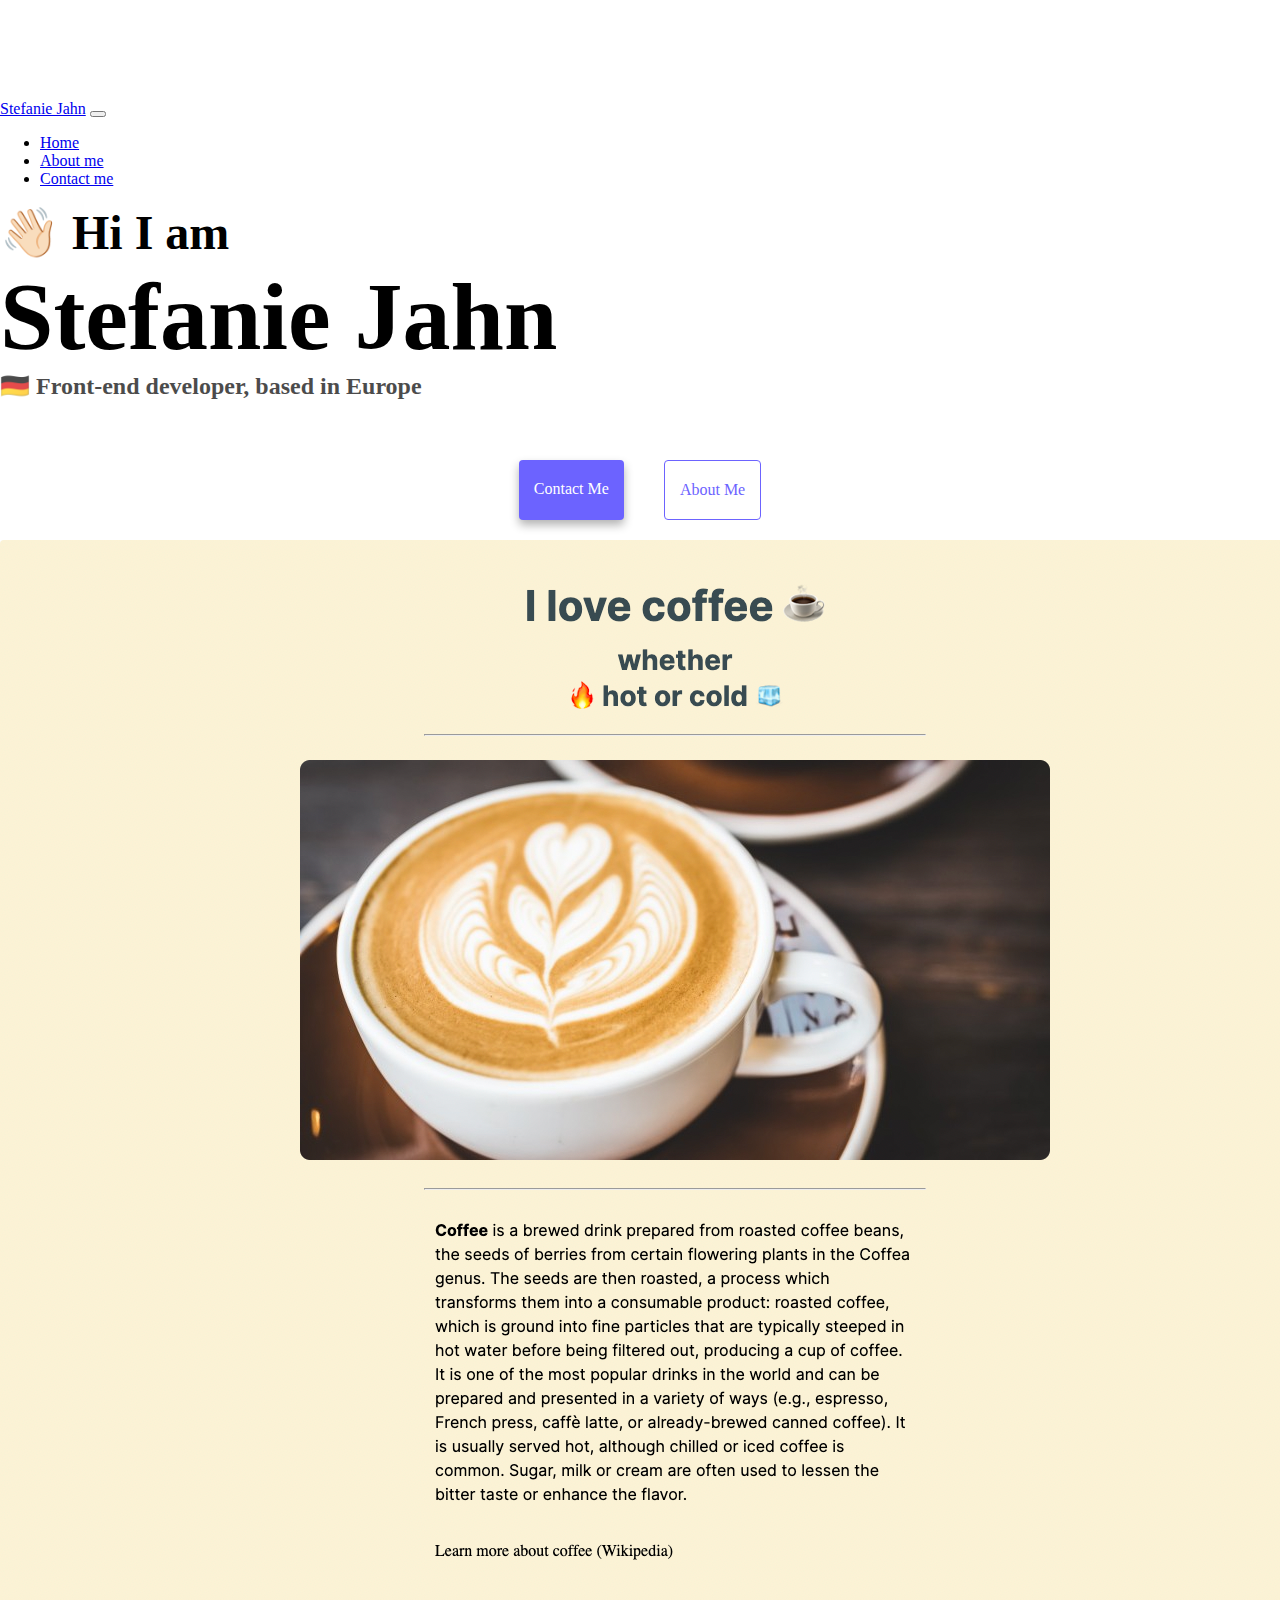
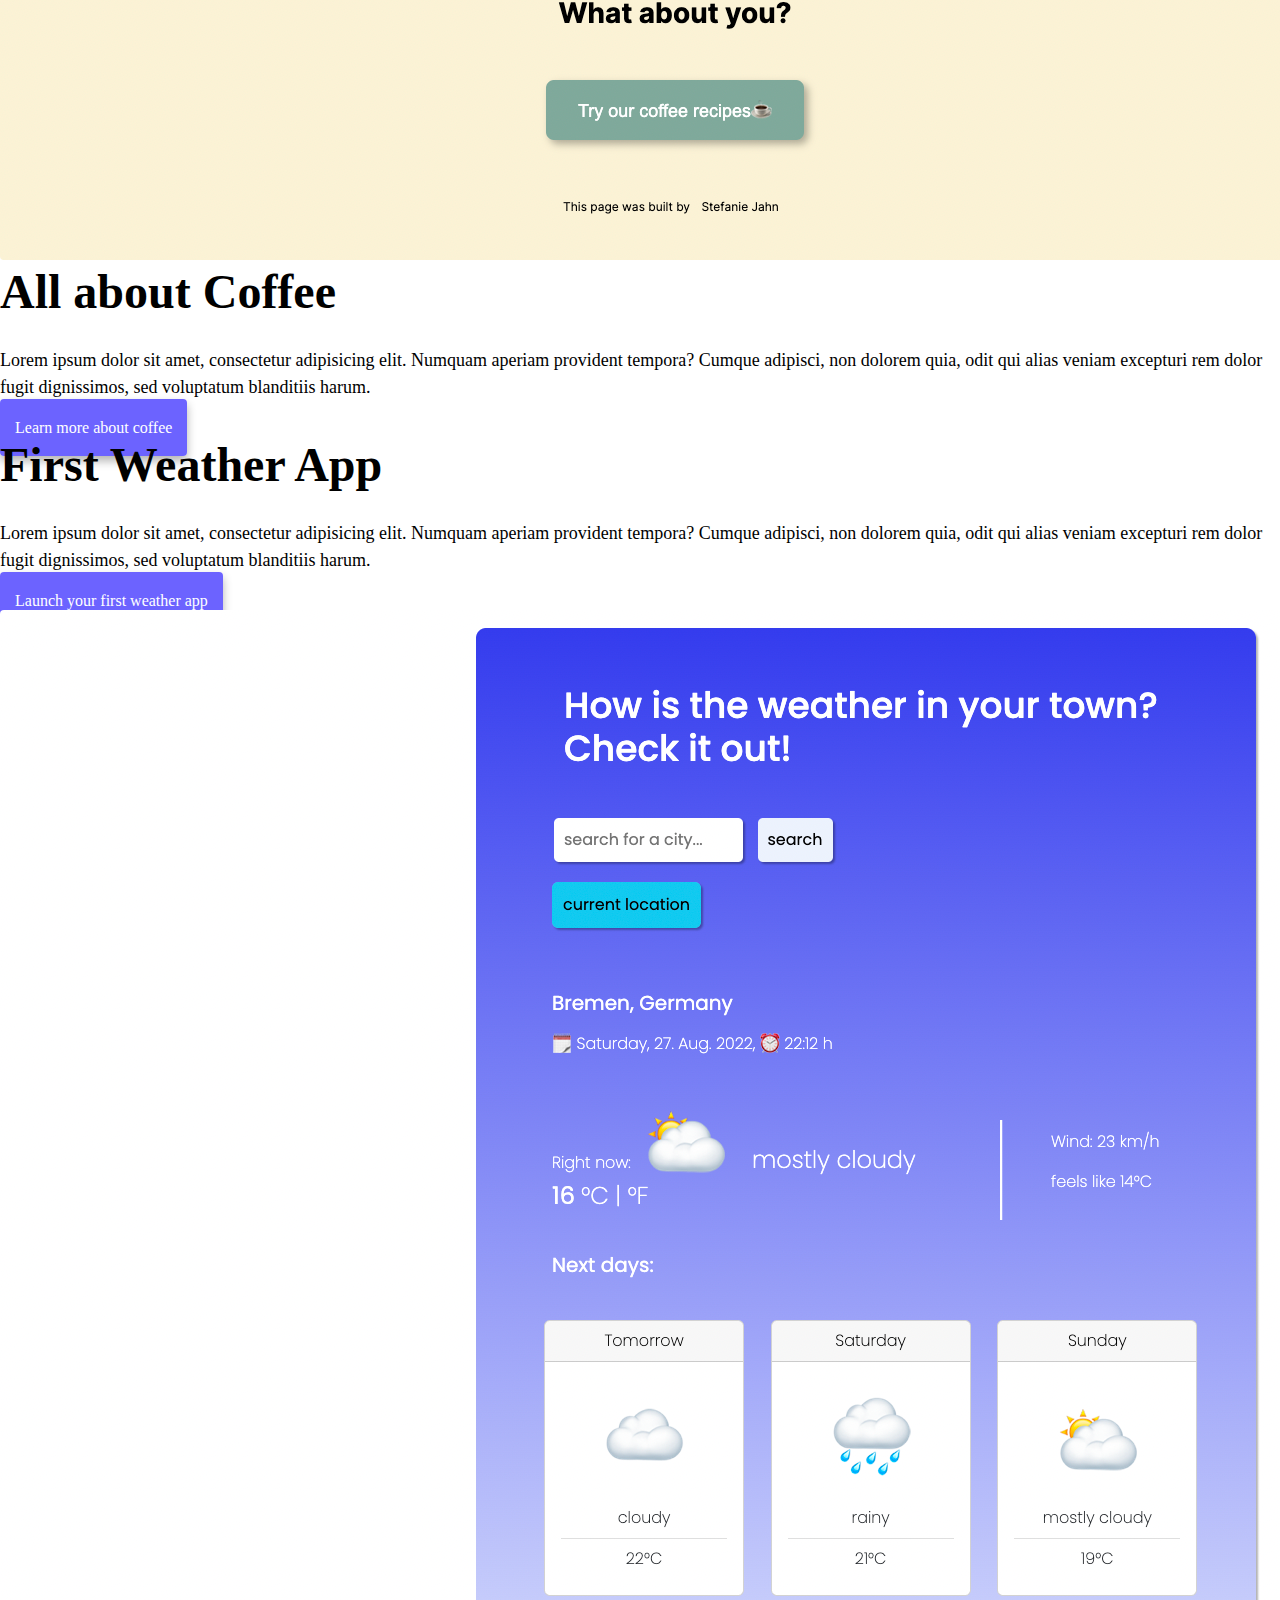
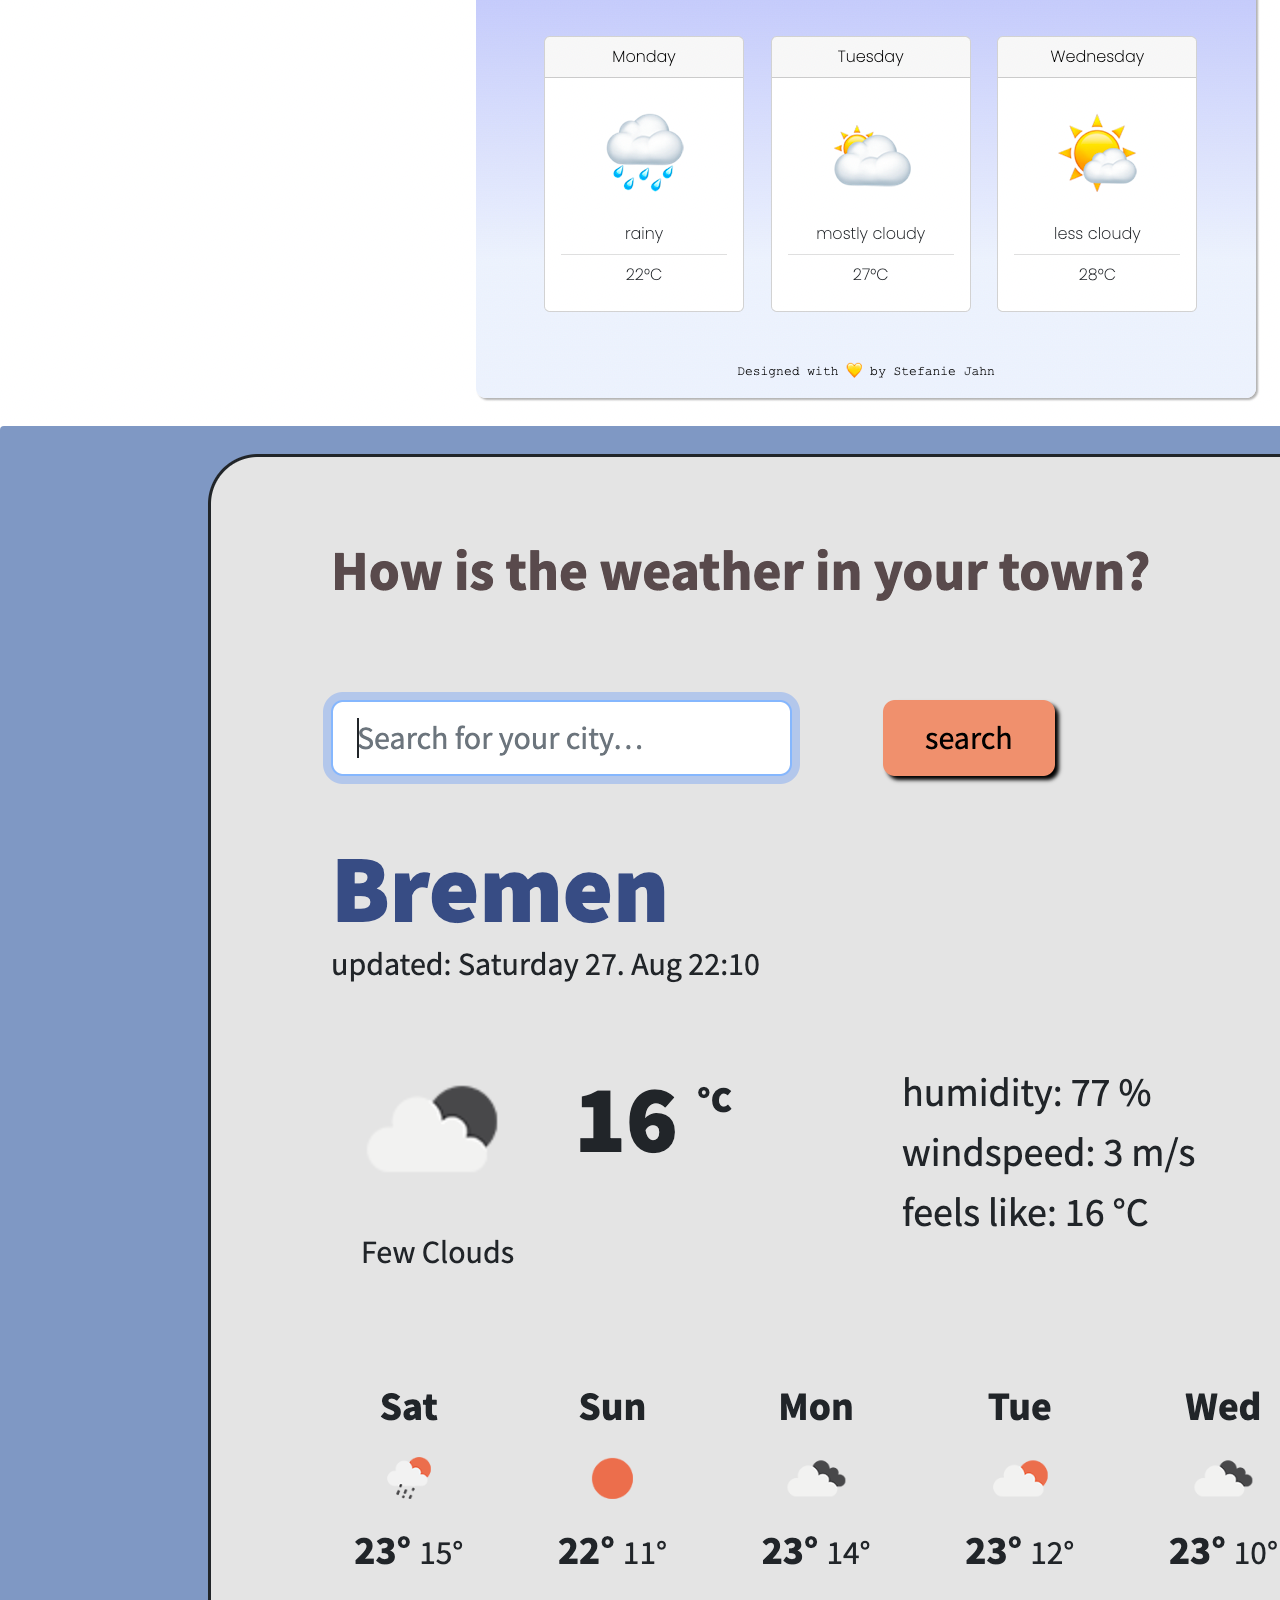
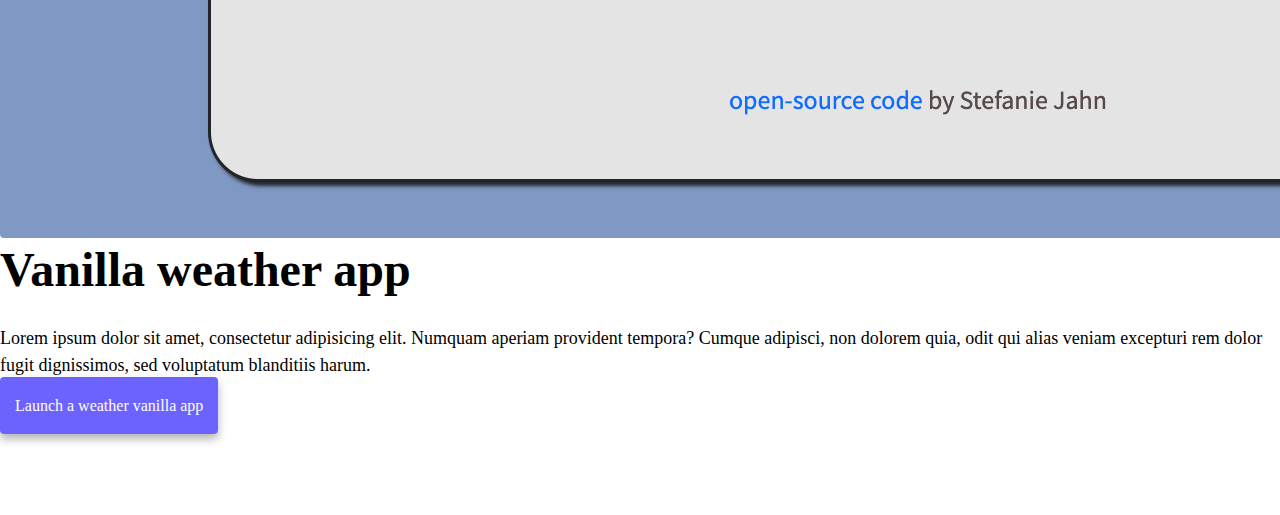
<file: index.html>
<!DOCTYPE html>
<html lang="en">
  <head>
    <meta charset="UTF-8" />
    <meta http-equiv="X-UA-Compatible" content="IE=edge" />
    <meta name="viewport" content="width=device-width, initial-scale=1.0" />
    <link
      href="https://cdn.jsdelivr.net/npm/bootstrap@5.2.0/dist/css/bootstrap.min.css"
      rel="stylesheet"
      integrity="sha384-gH2yIJqKdNHPEq0n4Mqa/HGKIhSkIHeL5AyhkYV8i59U5AR6csBvApHHNl/vI1Bx"
      crossorigin="anonymous"
    />
    <link rel="stylesheet" href="src/styles.css" />
    <script
      src="https://cdn.jsdelivr.net/npm/bootstrap@5.2.0/dist/js/bootstrap.bundle.min.js"
      integrity="sha384-A3rJD856KowSb7dwlZdYEkO39Gagi7vIsF0jrRAoQmDKKtQBHUuLZ9AsSv4jD4Xa"
      crossorigin="anonymous"
    ></script>
    <title>Portfolio of Front-end developer Stefanie Jahn</title>
    <meta
      name="description"
      content="This is the portfolio of Stefanie Jahn, a front-end developer."
    />
  </head>
  <body>
    <nav class="navbar navbar-expand-lg bg-light fixed-top">
      <div class="container">
        <a class="navbar-brand" href="index.html">Stefanie Jahn</a>
        <button
          class="navbar-toggler"
          type="button"
          data-bs-toggle="collapse"
          data-bs-target="#navbarNav"
          aria-controls="navbarNav"
          aria-expanded="false"
          aria-label="Toggle navigation"
        >
          <span class="navbar-toggler-icon"></span>
        </button>
        <div class="collapse navbar-collapse" id="navbarNav">
          <ul class="navbar-nav">
            <li class="nav-item">
              <a class="nav-link active" aria-current="page" href="index.html"
                >Home</a
              >
            </li>
            <li class="nav-item">
              <a class="nav-link" href="about.html">About me</a>
            </li>
            <li class="nav-item">
              <a class="nav-link" href="about.html#contact">Contact me</a>
            </li>
          </ul>
        </div>
      </div>
    </nav>
    <h2 class="text-center">👋🏻 Hi I am</h2>
    <h1 class="text-center">Stefanie Jahn</h1>
    <h3 class="text-center">🇩🇪 Front-end developer, based in Europe</h3>
    <div class="navigation-links">
      <a
        href="about.html#contact"
        class="contact-link"
        title="contact Stefanie Jahn"
        >Contact Me</a
      >
      <a href="about.html" class="about-link" title="about Stefanie"
        >About Me</a
      >
    </div>
    <div class="container">
      <div class="row mt-5">
        <div class="col-md-6">
          <img
            src="media/coffeelover.png"
            alt="a cup of good coffee"
            class="img-fluid rounded coffeelover-home-pic"
          />
        </div>
        <div class="col-md-6">
          <h2 class="mb-3">All about Coffee</h2>
          <p>
            Lorem ipsum dolor sit amet, consectetur adipisicing elit. Numquam
            aperiam provident tempora? Cumque adipisci, non dolorem quia, odit
            qui alias veniam excepturi rem dolor fugit dignissimos, sed
            voluptatum blanditiis harum.
          </p>
          <div class="mb-5 mt-5">
            <a href="#" class="primary-link" title="more about coffee"
              >Learn more about coffee</a
            >
          </div>
        </div>
      </div>
    </div>
    <div class="container">
      <div class="row mt-5">
        <div class="col-md-6">
          <h2 class="mb-3">First Weather App</h2>
          <p>
            Lorem ipsum dolor sit amet, consectetur adipisicing elit. Numquam
            aperiam provident tempora? Cumque adipisci, non dolorem quia, odit
            qui alias veniam excepturi rem dolor fugit dignissimos, sed
            voluptatum blanditiis harum.
          </p>
          <div class="mb-5 mt-5">
            <a href="#" class="primary-link">Launch your first weather app</a>
          </div>
        </div>

        <div class="col-md-6">
          <img
            src="media/first weather app.png"
            alt="first weather app of Stefanie Jahn"
            class="img-fluid rounded weather-app-home-pic"
          />
        </div>
      </div>
    </div>
    <div class="container">
      <div class="row mt-5">
        <div class="col-md-6">
          <img
            src="media/Vanilla Weather App.png"
            alt="Vanilla weather app of Stefanie Jahn"
            class="img-fluid rounded vanilla-weather-home-pic"
          />
        </div>
        <div class="col-md-6">
          <h2 class="mb-3">Vanilla weather app</h2>
          <p>
            Lorem ipsum dolor sit amet, consectetur adipisicing elit. Numquam
            aperiam provident tempora? Cumque adipisci, non dolorem quia, odit
            qui alias veniam excepturi rem dolor fugit dignissimos, sed
            voluptatum blanditiis harum.
          </p>
          <div class="mb-5 mt-5">
            <a href="#" class="primary-link">Launch a weather vanilla app</a>
          </div>
        </div>
      </div>
    </div>
  </body>
</html>
</file>
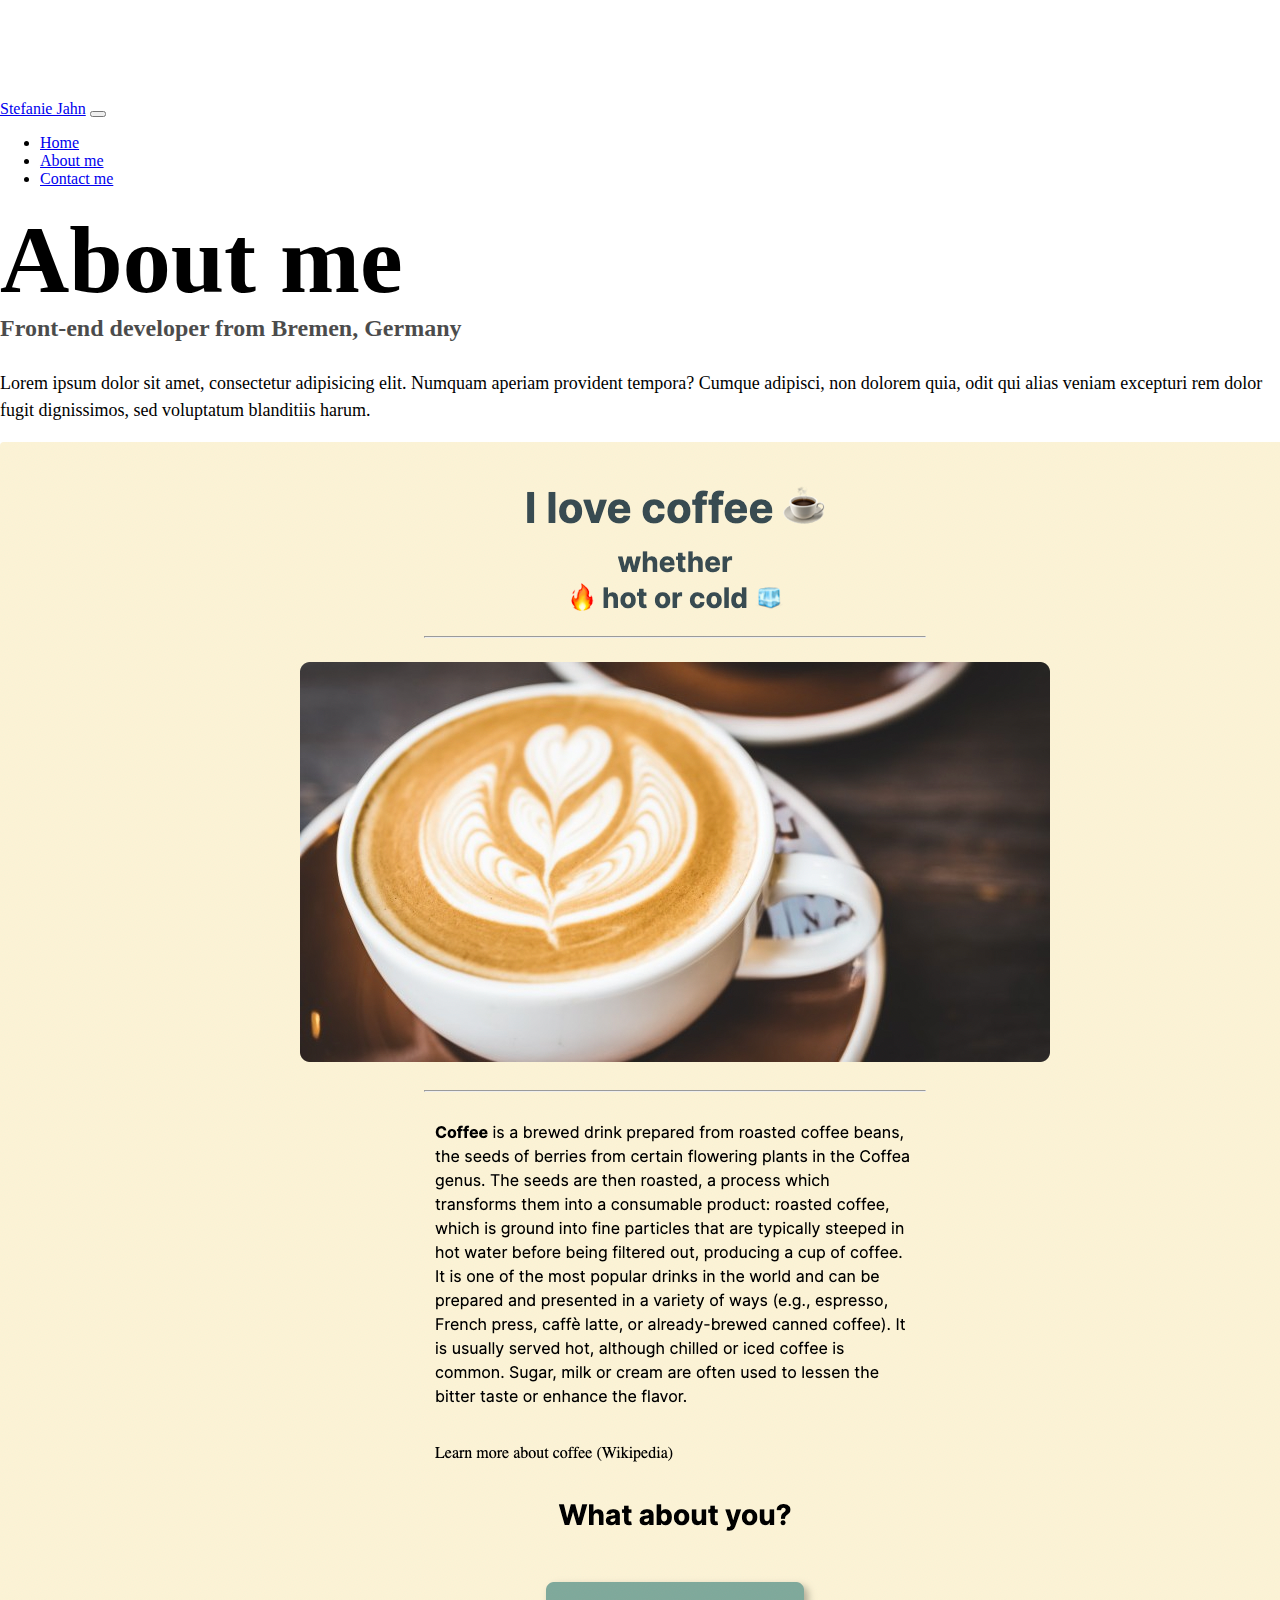
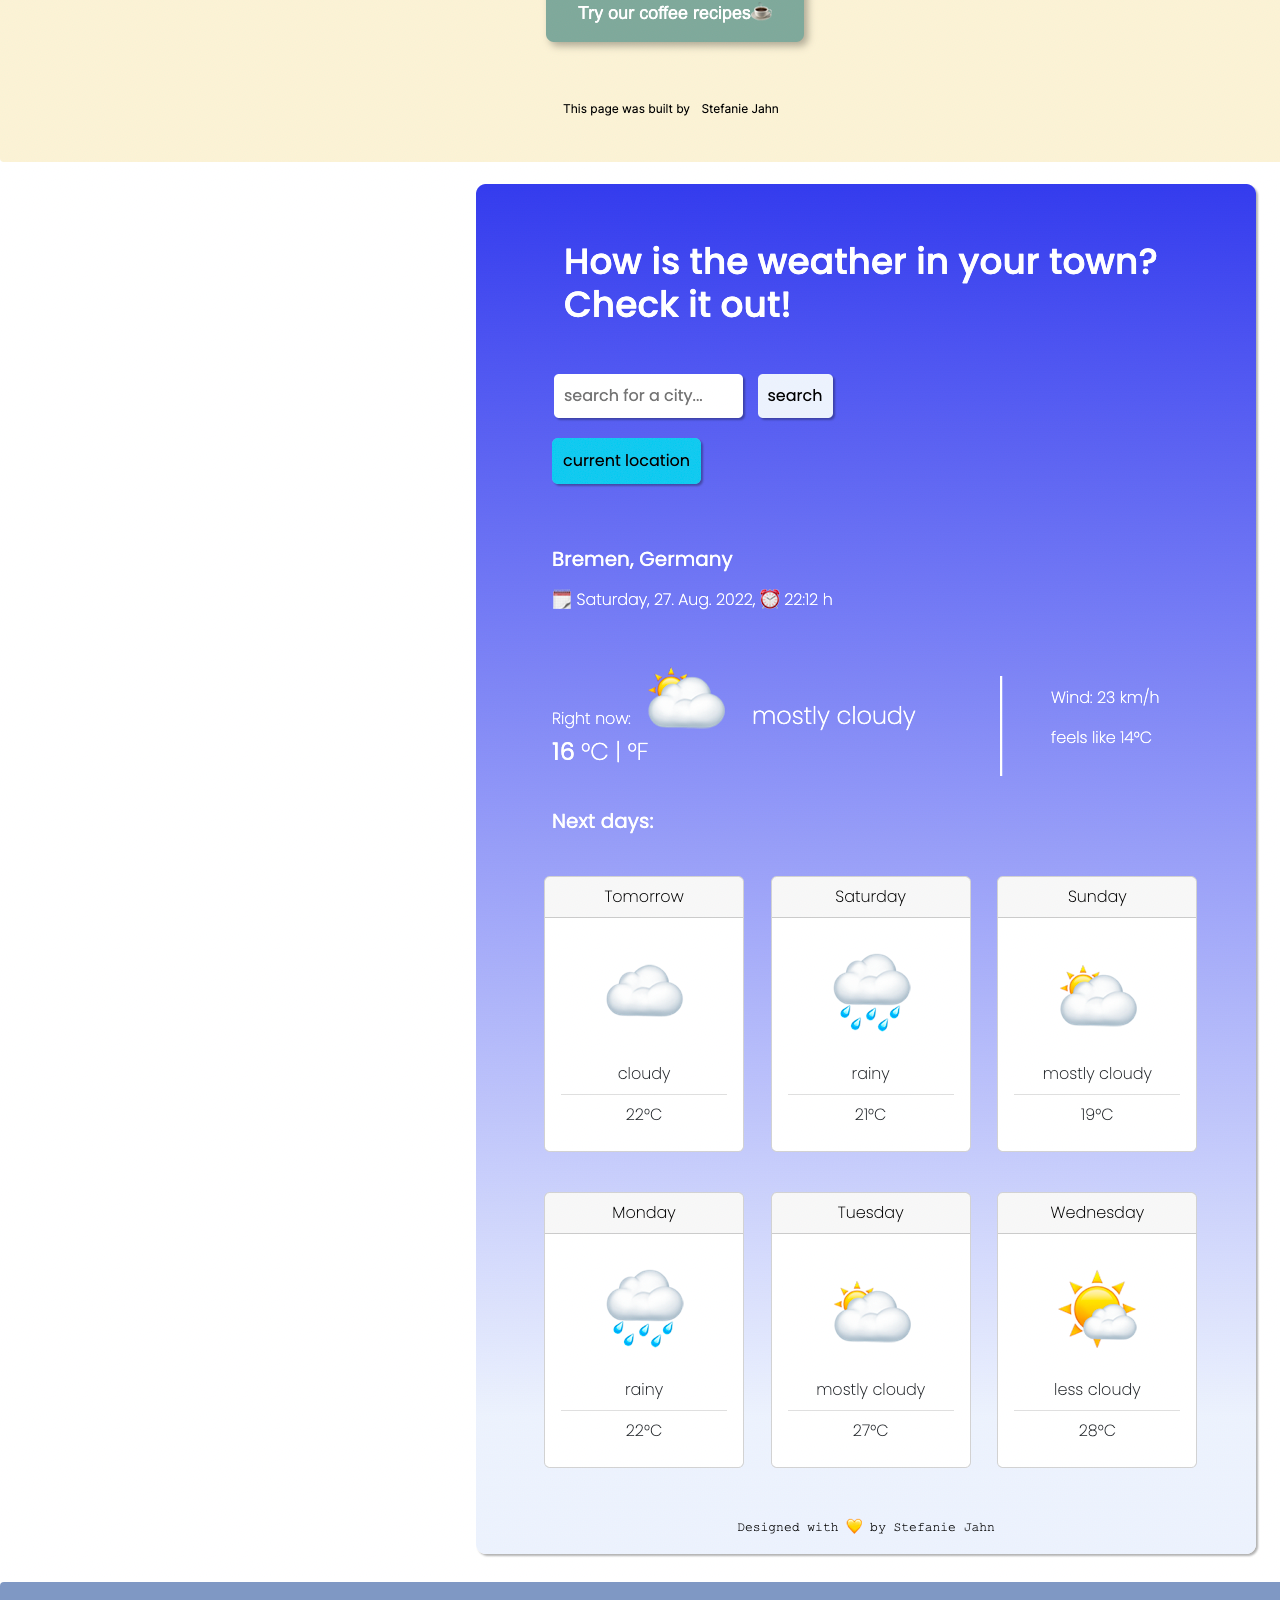
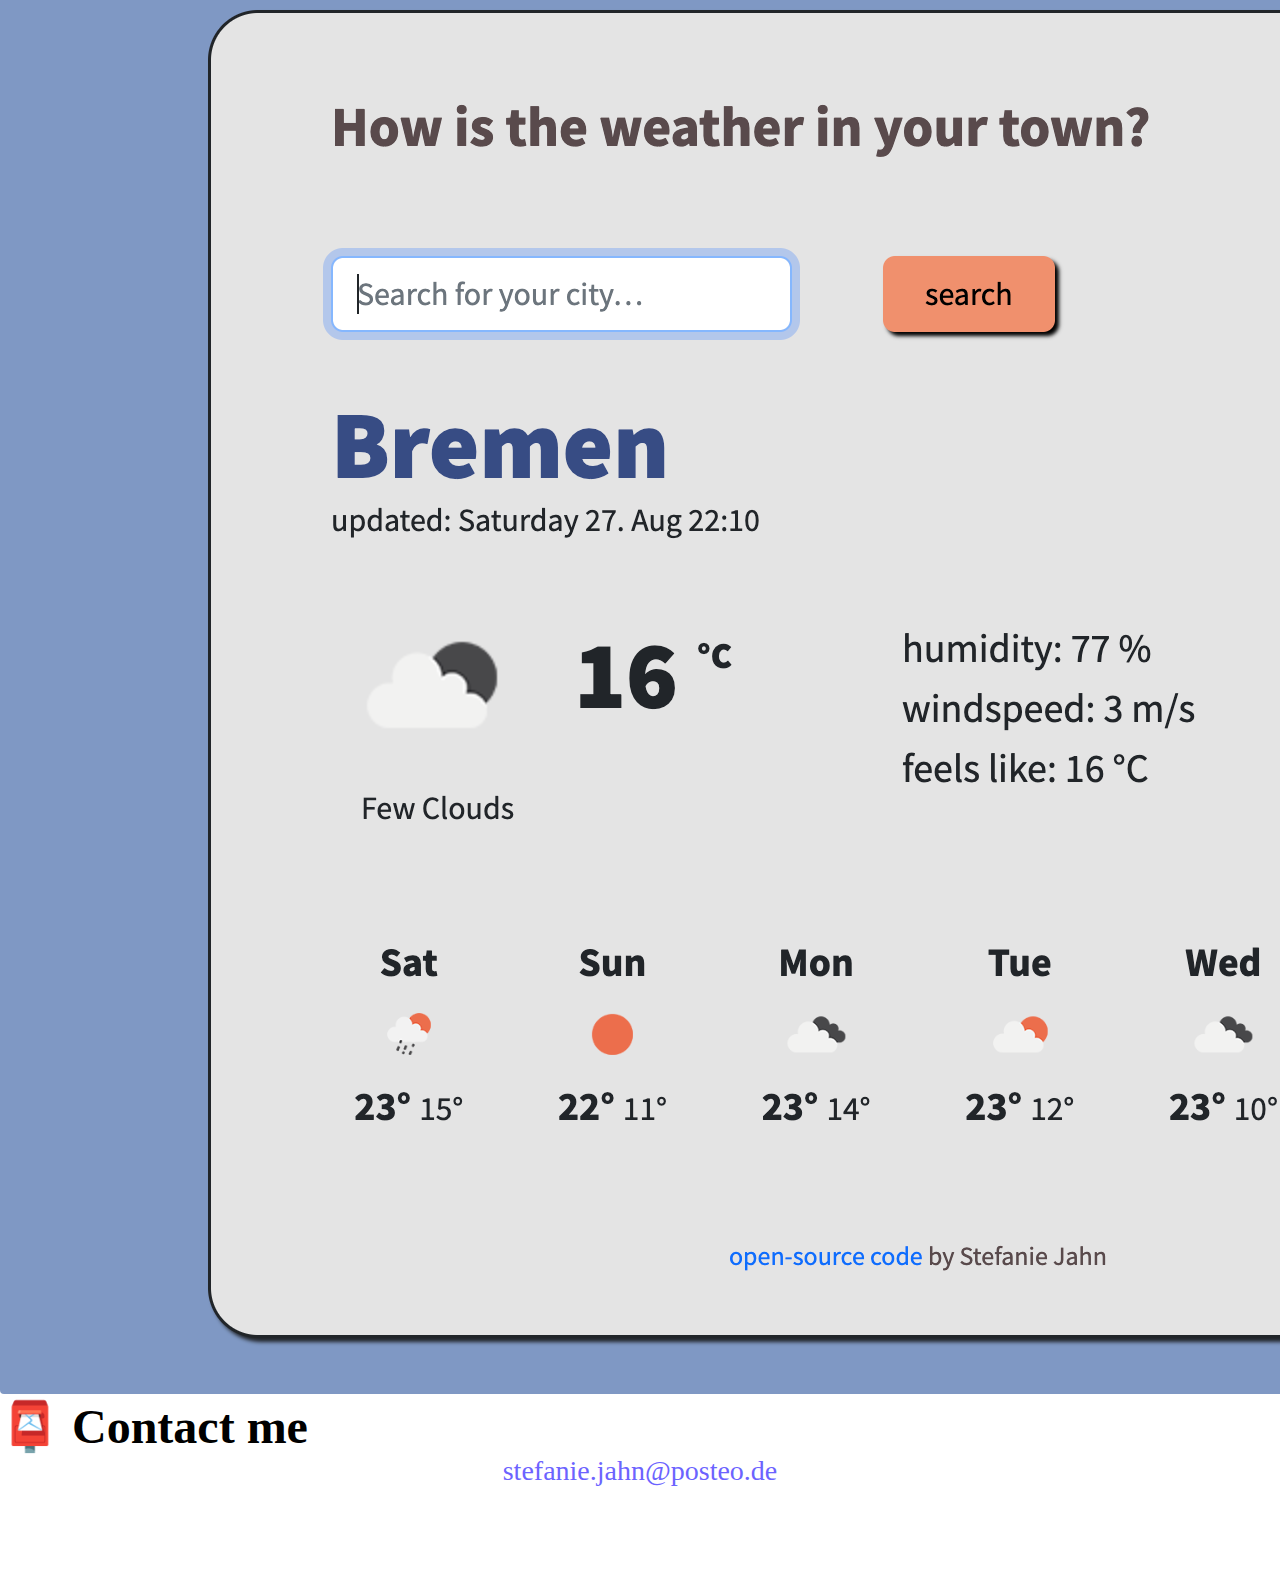
<file: about.html>
<!DOCTYPE html>
<html lang="en">
  <head>
    <meta charset="UTF-8" />
    <meta http-equiv="X-UA-Compatible" content="IE=edge" />
    <meta name="viewport" content="width=device-width, initial-scale=1.0" />

    <link
      href="https://cdn.jsdelivr.net/npm/bootstrap@5.2.0/dist/css/bootstrap.min.css"
      rel="stylesheet"
      integrity="sha384-gH2yIJqKdNHPEq0n4Mqa/HGKIhSkIHeL5AyhkYV8i59U5AR6csBvApHHNl/vI1Bx"
      crossorigin="anonymous"
    />
    <link rel="stylesheet" href="src/styles.css" />
    <script
      src="https://cdn.jsdelivr.net/npm/bootstrap@5.2.0/dist/js/bootstrap.bundle.min.js"
      integrity="sha384-A3rJD856KowSb7dwlZdYEkO39Gagi7vIsF0jrRAoQmDKKtQBHUuLZ9AsSv4jD4Xa"
      crossorigin="anonymous"
    ></script>
    <title>About Stefanie Jahn, front-end developer</title>
    <meta
      name="description"
      content="Get to know Stefanie Jahn, front-end developer"
    />
  </head>
  <body>
    <nav class="navbar navbar-expand-lg bg-light fixed-top">
      <div class="container">
        <a class="navbar-brand" href="index.html">Stefanie Jahn</a>
        <button
          class="navbar-toggler"
          type="button"
          data-bs-toggle="collapse"
          data-bs-target="#navbarNav"
          aria-controls="navbarNav"
          aria-expanded="false"
          aria-label="Toggle navigation"
        >
          <span class="navbar-toggler-icon"></span>
        </button>
        <div class="collapse navbar-collapse" id="navbarNav">
          <ul class="navbar-nav">
            <li class="nav-item">
              <a class="nav-link" aria-current="page" href="index.html">Home</a>
            </li>
            <li class="nav-item">
              <a class="nav-link active" href="about.html">About me</a>
            </li>
            <li class="nav-item">
              <a class="nav-link" href="about.html#contact">Contact me</a>
            </li>
          </ul>
        </div>
      </div>
    </nav>

    <h1 class="text-center">About me</h1>

    <h3 class="text-center">Front-end developer from Bremen, Germany</h3>

    <p class="text-center mt-4">
      Lorem ipsum dolor sit amet, consectetur adipisicing elit. Numquam aperiam
      provident tempora? Cumque adipisci, non dolorem quia, odit qui alias
      veniam excepturi rem dolor fugit dignissimos, sed voluptatum blanditiis
      harum.
    </p>
    <div class="container">
      <div class="row content-justify-evenly">
        <div class="col-sm-4">
          <img
            src="media/coffeelover.png"
            alt="a goog cup of coffee"
            class="img-fluid p-2 mt-1 rounded shadow border border-white"
          />
        </div>
        <div class="col-sm-4">
          <img
            src="media/first weather app.png"
            alt="first weather app of Stefanie Jahn"
            class="img-fluid p-2 mt-5 rounded shadow border border-white"
          />
        </div>
        <div class="col-sm-4">
          <img
            src="media/Vanilla Weather App.png"
            alt="vanilla weather app of Stefanie Jahn"
            class="img-fluid p-2 mx-auto d-block rounded shadow border border-white"
          />
        </div>
      </div>
    </div>
    <div id="contact">
      <h2 class="text-center mt-5">📮 Contact me</h2>
      <a href="mailto:stefanie.jahn@posteo.de" class="email-link"
        >stefanie.jahn@posteo.de
      </a>
    </div>
  </body>
</html>
</file>
<file: src/styles.css>
body {
  margin: 100px auto;
}

:root {
  --primary-color: #6c63ff;
  --secondary-color: #f5f2fea6;
  --box-shadow: 0 5px 10px rgba(0, 0, 0, 0.3);
}

h1,
h2,
h3 {
  margin: 0 auto;
}
h1 {
  font-size: 96px;
}

h2 {
  font-size: 48px;
}

h3 {
  font-size: 24px;
  opacity: 0.7;
}

.navigation-links {
  display: flex;
  justify-content: center;
  margin-top: 40px;
}

.navigation-links a {
  margin: 20px;
  text-decoration: none;
  padding: 20px 15px;

  border-radius: 4px;
}

.contact-link {
  color: white;
  background-color: var(--primary-color);
  box-shadow: var(--box-shadow);
}

.about-link {
  border: 1px solid var(--primary-color);
  color: var(--primary-color);
}

.back-link {
  display: block;
  text-align: center;
  color: var(--primary-color);
}

p {
  font-size: 18px;
  line-height: 1.5;
  padding-top: 10px;
}

.email-link {
  display: flex;
  justify-content: center;
  color: var(--primary-color);
  font-size: 28px;
  text-decoration: none;
}

.email-link:hover {
  text-decoration: underline;
}

img {
  border-radius: 4px;
  height: auto;
}

.primary-link {
  color: white;
  background-color: var(--primary-color);
  box-shadow: var(--box-shadow);
  text-decoration: none;
  padding: 20px 15px;

  border-radius: 4px;
}

@media (max-width: 800px) {
  h1 {
    font-size: 48px;
  }
  h2 {
    font-size: 36px;
    text-align: center;
  }
  h3 {
    font-size: 24px;
  }
  p {
    font-size: 14px;
    text-align: center;
  }
  .primary-link {
    display: block;
    text-align: center;
    margin: 0 20px;
  }
  .vanilla-weather-home-pic,
  .weather-app-home-pic,
  .coffeelover-home-pic {
    display: none;
  }
}
</file>
